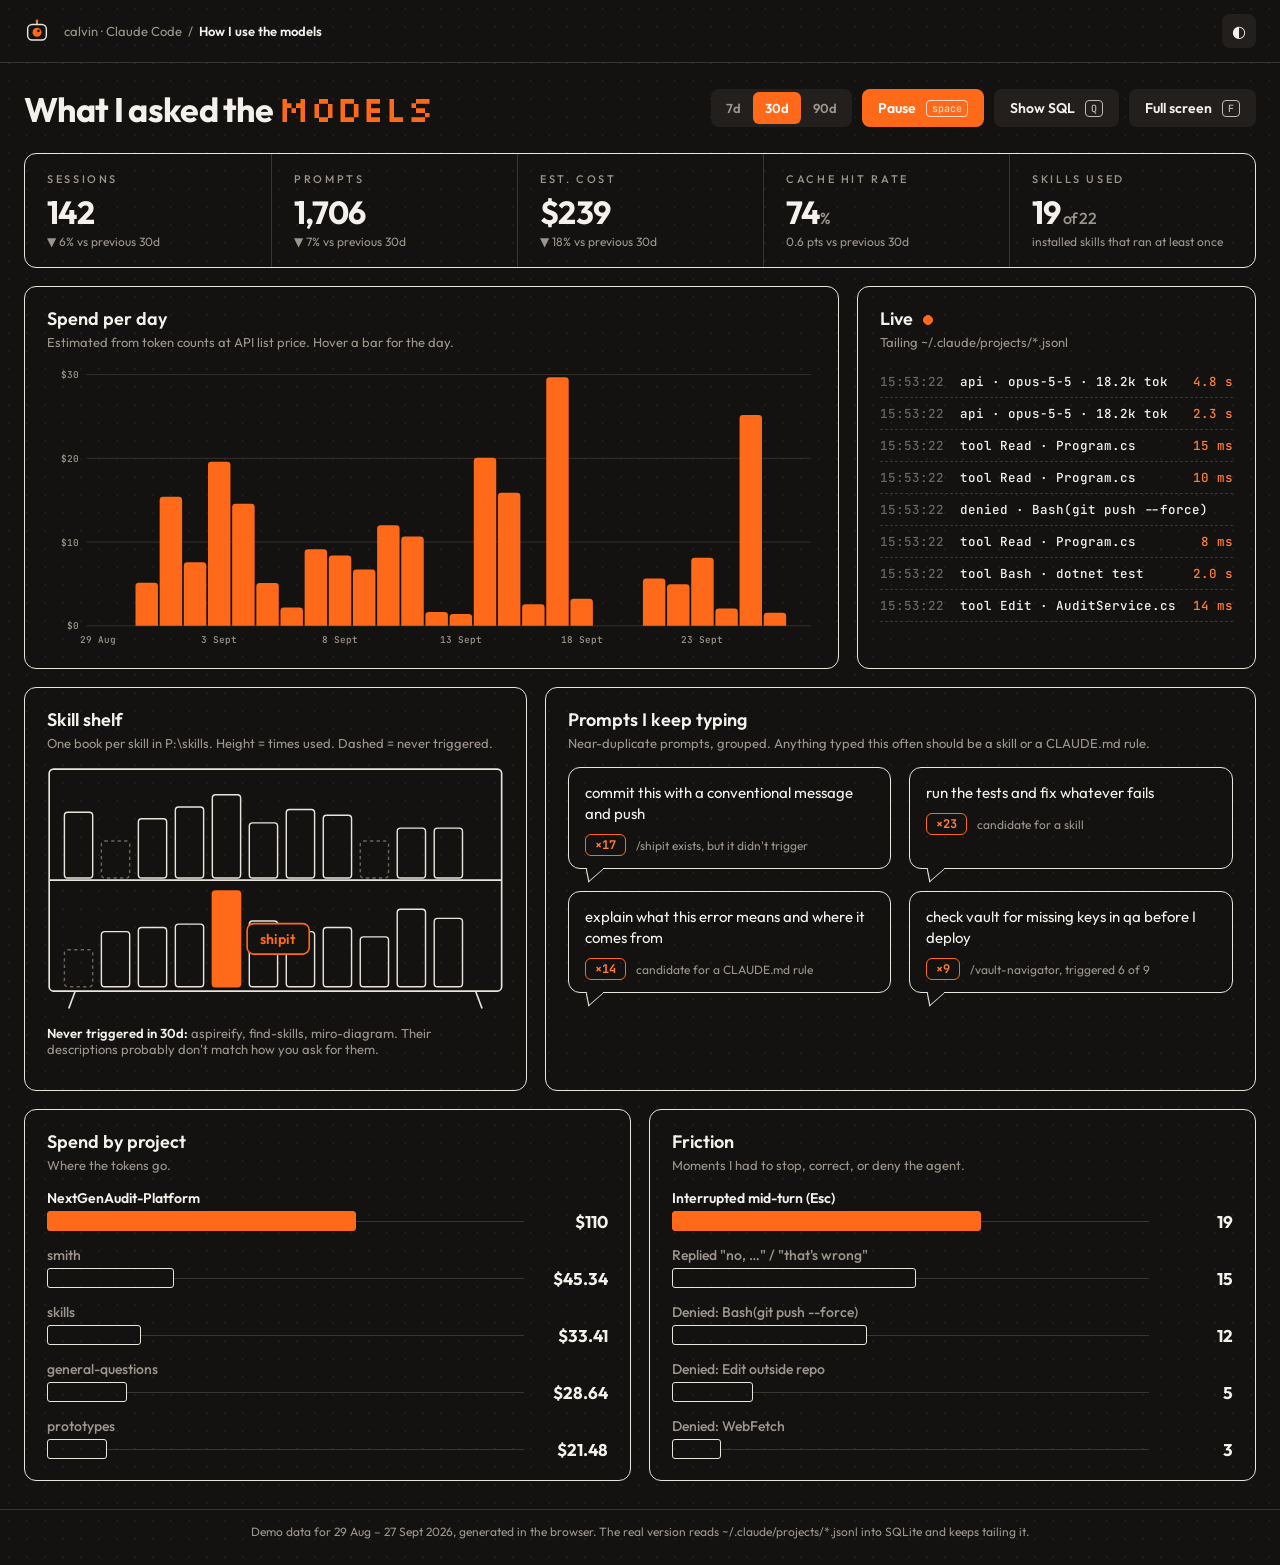
<file: prototype/dashboard.html>
<!DOCTYPE html>
<html lang="en" data-theme="dark">
<head>
  <meta charset="UTF-8" />
  <meta name="viewport" content="width=device-width, initial-scale=1.0" />
  <title>calvin · Claude Code</title>
  <link rel="icon" type="image/svg+xml" href="../assets/logo.svg" />
  <link rel="preconnect" href="https://fonts.googleapis.com" />
  <link rel="preconnect" href="https://fonts.gstatic.com" crossorigin />
  <link
    href="https://fonts.googleapis.com/css2?family=Outfit:wght@400;500;600;700&family=JetBrains+Mono:wght@500;700&family=Silkscreen&display=swap"
    rel="stylesheet"
  />
  <style>
    :root {
      --bg: #141210;
      --surface: #1c1a17;
      --line: #e9e4dc;
      --line-dim: #3a3530;
      --text: #f4f1ec;
      --muted: #9d968d;
      --faint: #6b655e;
      --orange: #ff6a1a;
      --orange-ink: #ff7f36;
      --dot: rgba(255, 255, 255, 0.05);
      --btn: #221f1c;
    }

    [data-theme="light"] {
      --bg: #f6f3ee;
      --surface: #fffdf9;
      --line: #2a2622;
      --line-dim: #d6cec4;
      --text: #1d1a17;
      --muted: #6b645c;
      --faint: #a39b91;
      --orange: #e85a0c;
      --orange-ink: #b84604;
      --dot: rgba(0, 0, 0, 0.07);
      --btn: #ece6de;
    }

    * { box-sizing: border-box; }

    body {
      margin: 0;
      background-color: var(--bg);
      background-image: radial-gradient(var(--dot) 1px, transparent 1.3px);
      background-size: 18px 18px;
      color: var(--text);
      font-family: "Outfit", system-ui, sans-serif;
    }

    /* ---------- top bar ---------- */
    .top {
      display: flex;
      align-items: center;
      gap: 14px;
      padding: 14px 24px;
      border-bottom: 1px solid var(--line-dim);
    }

    .logo { width: 26px; height: 26px; }
    .logo .ln { fill: none; stroke: var(--line); stroke-width: 3.5; stroke-linecap: round; stroke-linejoin: round; }
    .logo .or { fill: var(--orange); }
    .logo .pupil { fill: var(--bg); }

    .crumbs { font-size: 13px; color: var(--muted); }
    .crumbs b { color: var(--text); font-weight: 600; }
    .crumbs span { margin: 0 6px; }

    .icon-btn {
      margin-left: auto;
      width: 34px;
      height: 34px;
      display: grid;
      place-items: center;
      border: 0;
      border-radius: 8px;
      background: var(--btn);
      color: var(--text);
      font-size: 16px;
      cursor: pointer;
    }

    /* ---------- title row ---------- */
    .titlebar {
      display: flex;
      align-items: center;
      flex-wrap: wrap;
      gap: 16px;
      max-width: 1500px;
      margin: 0 auto;
      padding: 22px 24px 6px;
    }

    h1 {
      margin: 0;
      font-size: 34px;
      font-weight: 700;
      letter-spacing: -0.02em;
    }

    h1 .px {
      font-family: "Silkscreen", monospace;
      font-weight: 400;
      font-size: 36px;
      color: var(--orange);
    }

    .actions { margin-left: auto; display: flex; flex-wrap: wrap; gap: 10px; }

    .btn {
      display: inline-flex;
      align-items: center;
      gap: 10px;
      padding: 10px 16px;
      border: 0;
      border-radius: 8px;
      background: var(--btn);
      color: var(--text);
      font: 600 14px "Outfit", sans-serif;
      cursor: pointer;
    }

    .btn.primary { background: var(--orange); color: #fff; }
    .btn.on { box-shadow: inset 0 0 0 1px var(--orange); color: var(--orange-ink); }

    kbd {
      padding: 1px 5px;
      border: 1px solid currentColor;
      border-radius: 4px;
      font: 500 10px "JetBrains Mono", monospace;
      opacity: 0.75;
    }

    .seg { display: inline-flex; padding: 3px; border-radius: 8px; background: var(--btn); }
    .seg button {
      padding: 7px 12px;
      border: 0;
      border-radius: 6px;
      background: transparent;
      color: var(--muted);
      font: 600 13px "Outfit", sans-serif;
      cursor: pointer;
    }
    .seg button.active { background: var(--orange); color: #fff; }

    /* ---------- grid ---------- */
    main {
      display: grid;
      grid-template-columns: repeat(12, 1fr);
      gap: 18px;
      max-width: 1500px;
      margin: 0 auto;
      padding: 16px 24px 28px;
    }

    .panel {
      grid-column: span 12;
      position: relative;
      padding: 20px 22px;
      border: 1.5px solid var(--line);
      border-radius: 12px;
    }
    .span-8 { grid-column: span 8; }
    .span-7 { grid-column: span 7; }
    .span-6 { grid-column: span 6; }
    .span-5 { grid-column: span 5; }
    .span-4 { grid-column: span 4; }

    @media (max-width: 1050px) {
      .span-8, .span-7, .span-6, .span-5, .span-4 { grid-column: span 12; }
    }

    .panel h2 { margin: 0 0 4px; font-size: 18px; font-weight: 600; }
    .panel .sub { margin: 0 0 16px; font-size: 13px; color: var(--muted); }

    .eyebrow {
      font-size: 11px;
      font-weight: 500;
      letter-spacing: 0.24em;
      text-transform: uppercase;
      color: var(--muted);
    }

    /* ---------- KPIs ---------- */
    .kpis {
      display: grid;
      grid-template-columns: repeat(5, 1fr);
      gap: 0;
      padding: 0;
    }
    .kpi { padding: 18px 22px; border-left: 1px solid var(--line-dim); }
    .kpi:first-child { border-left: 0; }
    .kpi .value { margin: 6px 0 2px; font-size: 32px; font-weight: 700; letter-spacing: -0.02em; }
    .kpi .value small { font-size: 16px; color: var(--muted); font-weight: 500; }
    .kpi .delta { font-size: 12px; color: var(--muted); }
    @media (max-width: 1050px) { .kpis { grid-template-columns: repeat(2, 1fr); } }

    /* ---------- SVG ---------- */
    svg { display: block; width: 100%; height: auto; overflow: visible; }
    svg text { fill: var(--muted); font: 500 11px "JetBrains Mono", monospace; }
    .grid-line { stroke: var(--line-dim); stroke-width: 1; }
    .bar { fill: var(--orange); }
    .hit { fill: transparent; cursor: crosshair; }
    .hit:hover + .bar, .bar.hover { fill: var(--orange-ink); }
    .frame { fill: none; stroke: var(--line); stroke-width: 1.5; }
    .book { fill: none; stroke: var(--line); stroke-width: 1.3; cursor: pointer; pointer-events: all; }
    .book.top { fill: var(--orange); stroke: var(--orange); }
    .book.unused { stroke: var(--faint); stroke-dasharray: 3 3; }
    .book:hover { stroke: var(--orange); stroke-width: 2; }
    .pill-bg { fill: var(--bg); stroke: var(--orange); stroke-width: 1.5; }
    .pill-text { fill: var(--orange) !important; font: 600 13px "Outfit", sans-serif !important; }

    .tooltip {
      position: fixed;
      z-index: 20;
      padding: 8px 10px;
      border: 1px solid var(--line);
      border-radius: 8px;
      background: var(--surface);
      font-size: 12px;
      line-height: 1.5;
      pointer-events: none;
      opacity: 0;
      transition: opacity 0.1s;
    }
    .tooltip b { font-size: 13px; }
    .tooltip .m { color: var(--muted); }

    /* ---------- live feed ---------- */
    .live-dot {
      display: inline-block;
      width: 10px;
      height: 10px;
      margin-left: 6px;
      border: 1.5px solid var(--orange);
      border-radius: 50%;
      background: var(--orange);
      animation: pulse 1.4s ease-in-out infinite;
    }
    .paused .live-dot { animation: none; background: var(--faint); }
    @keyframes pulse { 50% { opacity: 0.25; } }

    .feed { margin: 0; padding: 0; list-style: none; font: 500 12.5px "JetBrains Mono", monospace; }
    .feed li {
      display: grid;
      grid-template-columns: 70px 1fr auto;
      gap: 10px;
      padding: 7px 0;
      border-bottom: 1px dashed var(--line-dim);
      animation: slide 0.25s ease-out;
    }
    .feed .t { color: var(--faint); }
    .feed .ms { color: var(--orange-ink); }
    @keyframes slide { from { opacity: 0; transform: translateY(-4px); } }

    /* ---------- skill shelf ---------- */
    .never { margin-top: 14px; font-size: 13px; color: var(--muted); }
    .never b { color: var(--text); font-weight: 600; }

    /* ---------- prompt bubbles ---------- */
    .bubbles { display: grid; grid-template-columns: 1fr 1fr; gap: 22px 18px; }
    @media (max-width: 700px) { .bubbles { grid-template-columns: 1fr; } }
    .bubble {
      position: relative;
      padding: 14px 16px 12px;
      border: 1.5px solid var(--line);
      border-radius: 12px;
    }
    .bubble::after {
      content: "";
      position: absolute;
      left: 18px;
      bottom: -9px;
      width: 14px;
      height: 14px;
      background: var(--bg);
      border-left: 1.5px solid var(--line);
      border-bottom: 1.5px solid var(--line);
      transform: skewY(-35deg) rotate(-10deg);
    }
    .bubble q { display: block; font-size: 15px; line-height: 1.4; quotes: none; }
    .bubble .meta { display: flex; align-items: center; gap: 10px; margin-top: 10px; font-size: 12px; color: var(--muted); }
    .count {
      padding: 2px 9px;
      border: 1.5px solid var(--orange);
      border-radius: 6px;
      color: var(--orange-ink);
      font: 700 12px "JetBrains Mono", monospace;
    }

    /* ---------- outlined bars (hbar) ---------- */
    .hbars { display: grid; gap: 14px; }
    .hbar .name { margin-bottom: 4px; font-size: 14px; font-weight: 600; }
    .hbar .name.dim { color: var(--muted); font-weight: 500; }
    .hbar .row { display: flex; align-items: center; gap: 0; }
    .hbar .box { height: 20px; min-width: 6px; border: 1.5px solid var(--line); border-radius: 3px; }
    .hbar .box.hot { border-color: var(--orange); background: var(--orange); }
    .hbar .track { flex: 1; height: 1px; background: var(--line-dim); }
    .hbar .val { width: 84px; text-align: right; font-size: 17px; font-weight: 700; }

    /* ---------- SQL reveal ---------- */
    .sql {
      display: none;
      margin: 16px 0 0;
      padding-top: 10px;
      border-top: 1px dashed var(--line-dim);
      color: var(--muted);
      font: 500 12px "JetBrains Mono", monospace;
      white-space: pre-wrap;
    }
    body.show-sql .sql { display: block; }

    footer {
      max-width: 1452px;
      margin: 0 auto;
      padding: 14px 0 26px;
      border-top: 1px solid var(--line-dim);
      text-align: center;
      font-size: 12px;
      color: var(--muted);
    }
  </style>
</head>
<body>
  <header class="top">
    <svg class="logo" viewBox="0 0 64 64" aria-label="calvin">
      <line class="ln" x1="32" y1="15" x2="32" y2="8" />
      <circle class="or" cx="32" cy="7" r="3.5" />
      <rect class="ln" x="9" y="16" width="46" height="38" rx="11" />
      <circle class="or" cx="32" cy="35" r="11" />
      <circle class="pupil" cx="35.5" cy="31.5" r="3.4" />
    </svg>
    <div class="crumbs">calvin · Claude Code<span>/</span><b>How I use the models</b></div>
    <button class="icon-btn" id="theme" title="Toggle theme (T)">◐</button>
  </header>

  <div class="titlebar">
    <h1>What I asked the <span class="px">MODELS</span></h1>
    <div class="actions">
      <div class="seg" id="range">
        <button data-days="7">7d</button>
        <button data-days="30" class="active">30d</button>
        <button data-days="90">90d</button>
      </div>
      <button class="btn primary" id="pause">Pause <kbd>space</kbd></button>
      <button class="btn" id="sqlBtn">Show SQL <kbd>Q</kbd></button>
      <button class="btn" id="fs">Full screen <kbd>F</kbd></button>
    </div>
  </div>

  <main>
    <section class="panel kpis" id="kpis"></section>

    <section class="panel span-8">
      <h2>Spend per day</h2>
      <p class="sub">Estimated from token counts at API list price. Hover a bar for the day.</p>
      <svg id="costChart" viewBox="0 0 900 330"></svg>
      <pre class="sql">SELECT date(ts) AS day, SUM(cost_usd), COUNT(DISTINCT session_id)
FROM messages WHERE role = 'assistant' AND ts >= :since
GROUP BY day ORDER BY day;</pre>
    </section>

    <section class="panel span-4" id="livePanel">
      <h2>Live <span class="live-dot"></span></h2>
      <p class="sub">Tailing ~/.claude/projects/*.jsonl</p>
      <ul class="feed" id="feed"></ul>
      <pre class="sql">notify::Watcher → append-only offset per file
→ INSERT INTO raw_lines(file, offset, json)</pre>
    </section>

    <section class="panel span-5">
      <h2>Skill shelf</h2>
      <p class="sub">One book per skill in P:\skills. Height = times used. Dashed = never triggered.</p>
      <svg id="shelf" viewBox="0 0 420 250"></svg>
      <p class="never" id="never"></p>
      <pre class="sql">SELECT s.name, COUNT(t.id) AS uses
FROM skills s LEFT JOIN tool_calls t
  ON t.tool = 'Skill' AND t.input->>'skill' = s.name
GROUP BY s.name;</pre>
    </section>

    <section class="panel span-7">
      <h2>Prompts I keep typing</h2>
      <p class="sub">Near-duplicate prompts, grouped. Anything typed this often should be a skill or a CLAUDE.md rule.</p>
      <div class="bubbles" id="bubbles"></div>
      <pre class="sql">-- normalised prompt text, MinHash buckets
SELECT cluster_id, MIN(text), COUNT(*) FROM prompt_clusters
GROUP BY cluster_id HAVING COUNT(*) >= 5 ORDER BY 3 DESC;</pre>
    </section>

    <section class="panel span-6">
      <h2>Spend by project</h2>
      <p class="sub">Where the tokens go.</p>
      <div class="hbars" id="projects"></div>
      <pre class="sql">SELECT project, SUM(cost_usd) FROM sessions
JOIN messages USING (session_id) GROUP BY project;</pre>
    </section>

    <section class="panel span-6">
      <h2>Friction</h2>
      <p class="sub">Moments I had to stop, correct, or deny the agent.</p>
      <div class="hbars" id="friction"></div>
      <pre class="sql">SELECT kind, COUNT(*) FROM friction_events  -- denied tool calls,
GROUP BY kind;                              -- interrupts, "no, …" replies</pre>
    </section>
  </main>

  <footer id="footer">
    Demo data, generated in the browser. The real version reads ~/.claude/projects/*.jsonl into SQLite.
  </footer>

  <div class="tooltip" id="tip"></div>

  <script>
    // ---------- demo data (seeded, so it is stable between reloads) ----------
    let seed = 42;
    const rnd = () => ((seed = (seed * 16807) % 2147483647) - 1) / 2147483646;

    const TODAY = new Date(2026, 8, 27);
    const DAYS = Array.from({ length: 180 }, (_, i) => {
      const d = new Date(TODAY);
      d.setDate(d.getDate() - (179 - i));
      const weekend = d.getDay() === 0 || d.getDay() === 6;
      const sessions = weekend ? Math.round(rnd() * 2) : 3 + Math.round(rnd() * 7);
      return {
        d,
        sessions,
        prompts: sessions * (6 + Math.round(rnd() * 14)),
        cost: sessions * (0.6 + rnd() * 2.4),
        tokens: sessions * (180000 + rnd() * 420000),
        cache: 0.6 + rnd() * 0.28,
      };
    });

    // uses per 90 days
    const SKILLS = {
      "aspire": 14, "aspireify": 0, "azure-func-debug": 9, "babysit-pr": 21,
      "code-review": 38, "dataviz": 6, "dotnet-inspect": 17, "excalidraw": 11,
      "find-skills": 0, "grilling": 4, "mcp-onboard": 2, "miro-diagram": 0,
      "nugify": 5, "publish-prototype": 8, "pwc-ppt-creator": 12, "shipit": 64,
      "simplify": 15, "skill-creator": 7, "smith-pronunciation": 10,
      "snapshot-feedback": 3, "sql-cmd": 29, "vault-navigator": 19,
    };

    const PROMPTS = [
      { text: "commit this with a conventional message and push", n: 17, hint: "/shipit exists, but it didn't trigger" },
      { text: "run the tests and fix whatever fails", n: 23, hint: "candidate for a skill" },
      { text: "explain what this error means and where it comes from", n: 14, hint: "candidate for a CLAUDE.md rule" },
      { text: "check vault for missing keys in qa before I deploy", n: 9, hint: "/vault-navigator, triggered 6 of 9" },
    ];

    const PROJECTS = [
      ["NextGenAudit-Platform", 0.46], ["smith", 0.19], ["skills", 0.14],
      ["general-questions", 0.12], ["prototypes", 0.09],
    ];

    const FRICTION = [
      ["Denied: Bash(git push --force)", 12], ["Interrupted mid-turn (Esc)", 19],
      ["Replied \"no, …\" / \"that's wrong\"", 15], ["Denied: Edit outside repo", 5],
      ["Denied: WebFetch", 3],
    ];

    // ---------- helpers ----------
    const $ = (s) => document.querySelector(s);
    const NS = "http://www.w3.org/2000/svg";
    const el = (tag, attrs = {}, text) => {
      const n = document.createElementNS(NS, tag);
      for (const k in attrs) n.setAttribute(k, attrs[k]);
      if (text != null) n.textContent = text;
      return n;
    };
    const fmtDate = (d) => d.toLocaleDateString("en-GB", { day: "numeric", month: "short" });
    const money = (v) => "$" + (v >= 100 ? v.toFixed(0) : v.toFixed(2));
    const sum = (a, f) => a.reduce((t, x) => t + f(x), 0);

    const tip = $("#tip");
    const showTip = (e, html) => {
      tip.innerHTML = html;
      tip.style.opacity = 1;
      const x = Math.min(e.clientX + 14, innerWidth - tip.offsetWidth - 8);
      tip.style.left = x + "px";
      tip.style.top = e.clientY + 14 + "px";
    };
    const hideTip = () => (tip.style.opacity = 0);

    let range = 30;

    // ---------- KPIs ----------
    function renderKpis(days, prev) {
      const delta = (cur, old, inverse) => {
        if (!old) return "&nbsp;";
        const p = ((cur - old) / old) * 100;
        const arrow = p >= 0 ? "▲" : "▼";
        return `${arrow} ${Math.abs(p).toFixed(0)}% vs previous ${range}d`;
      };
      const s = sum(days, (d) => d.sessions), ps = sum(prev, (d) => d.sessions);
      const p = sum(days, (d) => d.prompts), pp = sum(prev, (d) => d.prompts);
      const c = sum(days, (d) => d.cost), pc = sum(prev, (d) => d.cost);
      const cache = sum(days, (d) => d.cache * d.tokens) / sum(days, (d) => d.tokens);
      const pcache = sum(prev, (d) => d.cache * d.tokens) / sum(prev, (d) => d.tokens);
      const used = Object.values(SKILLS).filter((v) => Math.round((v * range) / 90) > 0).length;

      $("#kpis").innerHTML = [
        ["Sessions", s, delta(s, ps)],
        ["Prompts", p.toLocaleString(), delta(p, pp)],
        ["Est. cost", money(c), delta(c, pc)],
        ["Cache hit rate", (cache * 100).toFixed(0) + "<small>%</small>", `${((cache - pcache) * 100).toFixed(1)} pts vs previous ${range}d`],
        ["Skills used", `${used}<small> of ${Object.keys(SKILLS).length}</small>`, "installed skills that ran at least once"],
      ]
        .map(([l, v, d]) => `<div class="kpi"><div class="eyebrow">${l}</div><div class="value">${v}</div><div class="delta">${d}</div></div>`)
        .join("");
    }

    // ---------- cost chart ----------
    function renderCost(days) {
      const svg = $("#costChart");
      svg.innerHTML = "";
      const W = 900, H = 330, L = 46, R = 6, T = 10, B = 26;
      const pw = W - L - R, ph = H - T - B;
      const max = Math.max(...days.map((d) => d.cost));
      const step = max > 20 ? 10 : 5;
      const top = Math.ceil(max / step) * step;
      const y = (v) => T + ph - (v / top) * ph;

      for (let v = 0; v <= top; v += step) {
        svg.append(el("line", { x1: L, x2: W - R, y1: y(v), y2: y(v), class: "grid-line" }));
        svg.append(el("text", { x: L - 8, y: y(v) + 4, "text-anchor": "end" }, "$" + v));
      }

      const slot = pw / days.length;
      const bw = Math.max(2, slot - 2);
      const labelEvery = Math.ceil(days.length / 7);

      days.forEach((d, i) => {
        const x = L + i * slot + (slot - bw) / 2;
        const h = Math.max(0, y(0) - y(d.cost));
        const r = Math.min(4, bw / 2, h);
        const hit = el("rect", { x: L + i * slot, y: T, width: slot, height: ph, class: "hit" });
        const bar = el("path", {
          class: "bar",
          d: `M${x},${y(0)} V${y(0) - h + r} Q${x},${y(0) - h} ${x + r},${y(0) - h} H${x + bw - r} Q${x + bw},${y(0) - h} ${x + bw},${y(0) - h + r} V${y(0)} Z`,
        });
        hit.addEventListener("mousemove", (e) =>
          showTip(e, `<b>${fmtDate(d.d)}</b><br>${money(d.cost)} · ${d.sessions} sessions<br><span class="m">${d.prompts} prompts · cache ${(d.cache * 100).toFixed(0)}%</span>`)
        );
        hit.addEventListener("mouseleave", hideTip);
        svg.append(hit, bar);
        if (i % labelEvery === 0) {
          svg.append(el("text", { x: L + i * slot + slot / 2, y: H - 6, "text-anchor": "middle" }, fmtDate(d.d)));
        }
      });
    }

    // ---------- skill shelf ----------
    function renderShelf() {
      const svg = $("#shelf");
      svg.innerHTML = "";
      const entries = Object.entries(SKILLS).map(([k, v]) => [k, Math.round((v * range) / 90)]);
      const max = Math.max(...entries.map((e) => e[1]));
      const topName = entries.reduce((a, b) => (b[1] > a[1] ? b : a))[0];

      const perRow = 11, rowH = 100, bookW = 26, gap = 8, pad = 16;
      const W = 420, rows = Math.ceil(entries.length / perRow);
      const H = rows * rowH + 24;

      svg.append(el("rect", { x: 2, y: 2, width: W - 4, height: rows * rowH + 4, rx: 4, class: "frame" }));
      for (let r = 1; r < rows; r++) svg.append(el("line", { x1: 2, x2: W - 2, y1: 4 + r * rowH, y2: 4 + r * rowH, class: "frame" }));
      svg.append(el("line", { x1: 26, y1: rows * rowH + 6, x2: 20, y2: H - 2, class: "frame" }));
      svg.append(el("line", { x1: W - 26, y1: rows * rowH + 6, x2: W - 20, y2: H - 2, class: "frame" }));

      let pill = null;
      entries.forEach(([name, uses], i) => {
        const row = Math.floor(i / perRow), col = i % perRow;
        const h = uses === 0 ? 34 : 34 + 54 * Math.sqrt(uses / max);
        const x = pad + col * (bookW + gap);
        const base = 4 + (row + 1) * rowH - 2;
        const cls = "book" + (name === topName ? " top" : uses === 0 ? " unused" : "");
        const book = el("rect", { x, y: base - h, width: bookW, height: h, rx: 3, class: cls });
        book.addEventListener("mousemove", (e) =>
          showTip(e, `<b>${name}</b><br>${uses === 0 ? "never triggered" : uses + " uses"} <span class="m">in ${range}d</span>`)
        );
        book.addEventListener("mouseleave", hideTip);
        svg.append(book);
        if (name === topName) pill = { x: x + bookW + 6, y: base - h / 2, name };
      });

      if (pill) {
        const text = el("text", { x: pill.x + 12, y: pill.y + 5, class: "pill-text" }, pill.name);
        svg.append(text);
        const w = text.getComputedTextLength() + 24;
        svg.insertBefore(el("rect", { x: pill.x, y: pill.y - 14, width: w, height: 28, rx: 6, class: "pill-bg" }), text);
      }
      svg.setAttribute("viewBox", `0 0 ${W} ${H}`);

      const never = entries.filter((e) => e[1] === 0).map((e) => e[0]);
      $("#never").innerHTML = never.length
        ? `<b>Never triggered in ${range}d:</b> ${never.join(", ")}. Their descriptions probably don't match how you ask for them.`
        : "Every installed skill ran at least once.";
    }

    // ---------- prompts ----------
    function renderPrompts() {
      $("#bubbles").innerHTML = PROMPTS.map((p) => {
        const n = Math.max(1, Math.round((p.n * range) / 30));
        return `<div class="bubble"><q>${p.text}</q><div class="meta"><span class="count">×${n}</span>${p.hint}</div></div>`;
      }).join("");
    }

    // ---------- outlined bars ----------
    function hbars(target, rows, fmt) {
      const max = Math.max(...rows.map((r) => r[1]));
      $(target).innerHTML = rows
        .map(([name, v], i) => `
          <div class="hbar">
            <div class="name ${i ? "dim" : ""}">${name}</div>
            <div class="row">
              <div class="box ${i ? "" : "hot"}" style="width:${(v / max) * 55}%"></div>
              <div class="track"></div>
              <div class="val">${fmt(v)}</div>
            </div>
          </div>`)
        .join("");
    }

    function render() {
      const days = DAYS.slice(-range);
      const prev = range < 90 ? DAYS.slice(-range * 2, -range) : [];
      renderKpis(days, prev);
      renderCost(days);
      renderShelf();
      renderPrompts();
      const total = sum(days, (d) => d.cost);
      hbars("#projects", PROJECTS.map(([n, s]) => [n, total * s]), money);
      hbars("#friction", FRICTION.map(([n, v]) => [n, Math.max(1, Math.round((v * range) / 30))]).sort((a, b) => b[1] - a[1]), (v) => v);
      $("#footer").textContent =
        `Demo data for ${fmtDate(days[0].d)} – ${fmtDate(days[days.length - 1].d)} 2026, generated in the browser. ` +
        `The real version reads ~/.claude/projects/*.jsonl into SQLite and keeps tailing it.`;
    }

    // ---------- live feed ----------
    const EVENTS = [
      () => ["prompt · NextGenAudit-Platform", null],
      () => ["tool Bash · dotnet test", 1200 + rnd() * 9000],
      () => ["tool Read · Program.cs", 8 + rnd() * 30],
      () => ["tool Edit · AuditService.cs", 12 + rnd() * 40],
      () => ["skill · shipit", null],
      () => ["skill · sql-cmd", null],
      () => ["api · opus-5-5 · 18.2k tok", 2000 + rnd() * 6000],
      () => ["api · haiku-4-5 · 3.1k tok", 300 + rnd() * 900],
      () => ["denied · Bash(git push --force)", null],
      () => ["prompt · smith", null],
    ];
    let paused = false;
    function tick() {
      if (paused) return;
      const [label, ms] = EVENTS[Math.floor(rnd() * EVENTS.length)]();
      const t = new Date().toLocaleTimeString("en-GB");
      const li = document.createElement("li");
      li.innerHTML = `<span class="t">${t}</span><span>${label}</span><span class="ms">${ms ? (ms >= 1000 ? (ms / 1000).toFixed(1) + " s" : Math.round(ms) + " ms") : ""}</span>`;
      const feed = $("#feed");
      feed.prepend(li);
      while (feed.children.length > 10) feed.lastChild.remove();
    }
    for (let i = 0; i < 8; i++) tick();
    setInterval(tick, 1700);

    // ---------- controls ----------
    const setRange = (d) => {
      range = d;
      document.querySelectorAll("#range button").forEach((b) => b.classList.toggle("active", +b.dataset.days === d));
      render();
    };
    const togglePause = () => {
      paused = !paused;
      $("#livePanel").classList.toggle("paused", paused);
      $("#pause").innerHTML = `${paused ? "Resume" : "Pause"} <kbd>space</kbd>`;
    };
    const toggleSql = () => {
      document.body.classList.toggle("show-sql");
      $("#sqlBtn").classList.toggle("on");
      $("#sqlBtn").innerHTML = `${document.body.classList.contains("show-sql") ? "Hide" : "Show"} SQL <kbd>Q</kbd>`;
    };
    const toggleTheme = () => {
      const r = document.documentElement;
      r.dataset.theme = r.dataset.theme === "dark" ? "light" : "dark";
    };
    const fullscreen = () =>
      document.fullscreenElement ? document.exitFullscreen() : document.documentElement.requestFullscreen();

    document.querySelectorAll("#range button").forEach((b) => b.addEventListener("click", () => setRange(+b.dataset.days)));
    $("#pause").addEventListener("click", togglePause);
    $("#sqlBtn").addEventListener("click", toggleSql);
    $("#theme").addEventListener("click", toggleTheme);
    $("#fs").addEventListener("click", fullscreen);
    document.addEventListener("keydown", (e) => {
      if (e.target.closest("input, textarea")) return;
      const k = e.key.toLowerCase();
      if (k === " ") { e.preventDefault(); togglePause(); }
      else if (k === "q") toggleSql();
      else if (k === "t") toggleTheme();
      else if (k === "f") fullscreen();
      else if (k === "1") setRange(7);
      else if (k === "2") setRange(30);
      else if (k === "3") setRange(90);
    });

    document.fonts.ready.then(render);
    render();
  </script>
</body>
</html>
</file>
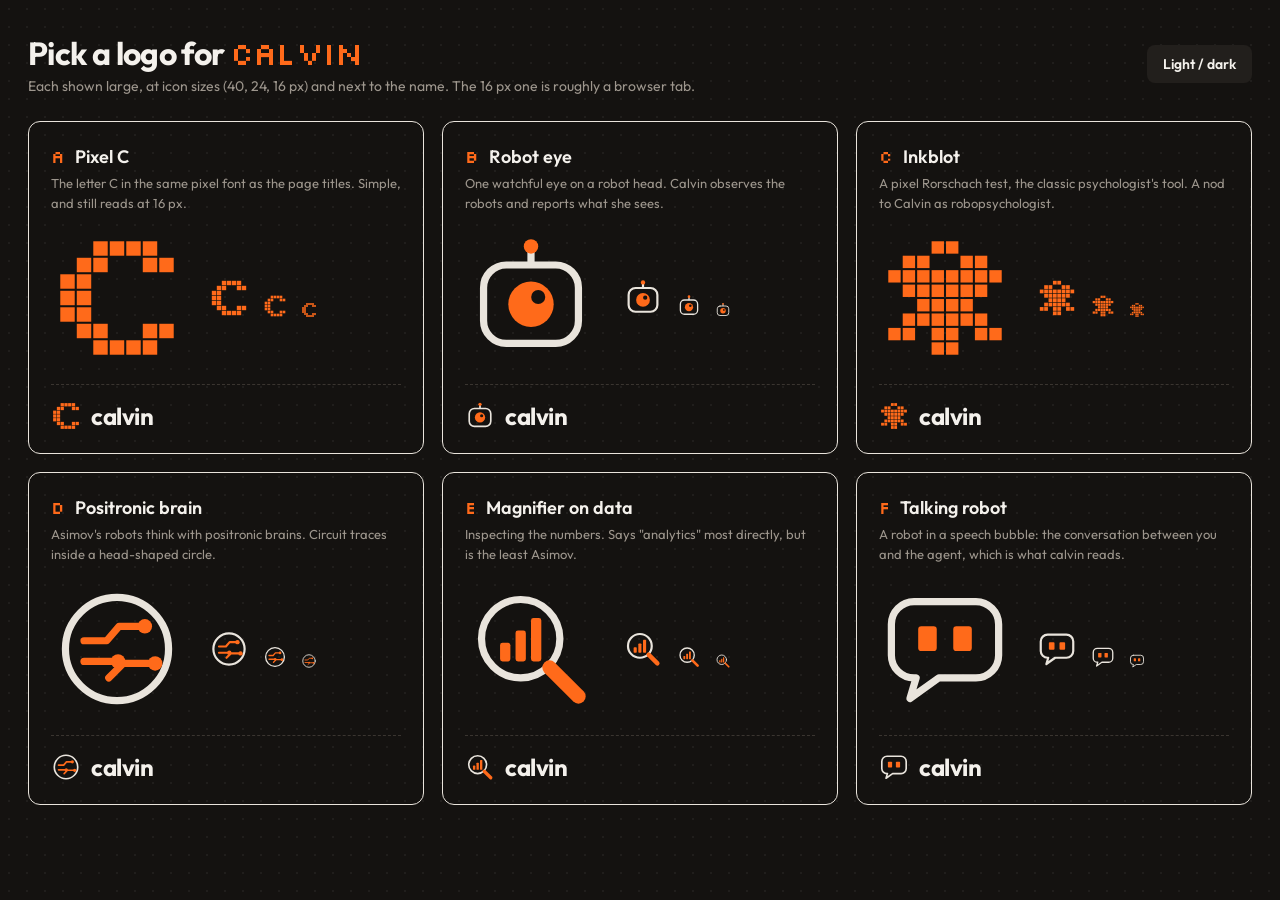
<file: prototype/logos.html>
<!DOCTYPE html>
<html lang="en" data-theme="dark">
<head>
  <meta charset="UTF-8" />
  <meta name="viewport" content="width=device-width, initial-scale=1.0" />
  <title>calvin · logo options</title>
  <link rel="preconnect" href="https://fonts.googleapis.com" />
  <link rel="preconnect" href="https://fonts.gstatic.com" crossorigin />
  <link
    href="https://fonts.googleapis.com/css2?family=Outfit:wght@400;500;600;700&family=Silkscreen&display=swap"
    rel="stylesheet"
  />
  <style>
    :root {
      --bg: #141210;
      --line: #e9e4dc;
      --line-dim: #3a3530;
      --text: #f4f1ec;
      --muted: #9d968d;
      --orange: #ff6a1a;
      --dot: rgba(255, 255, 255, 0.05);
      --btn: #221f1c;
    }

    [data-theme="light"] {
      --bg: #f6f3ee;
      --line: #2a2622;
      --line-dim: #d6cec4;
      --text: #1d1a17;
      --muted: #6b645c;
      --orange: #e85a0c;
      --dot: rgba(0, 0, 0, 0.07);
      --btn: #ece6de;
    }

    * { box-sizing: border-box; }

    body {
      margin: 0;
      padding: 32px 28px 48px;
      background-color: var(--bg);
      background-image: radial-gradient(var(--dot) 1px, transparent 1.3px);
      background-size: 18px 18px;
      color: var(--text);
      font-family: "Outfit", system-ui, sans-serif;
    }

    header { display: flex; align-items: center; gap: 16px; max-width: 1280px; margin: 0 auto 26px; }
    h1 { margin: 0; font-size: 32px; font-weight: 700; letter-spacing: -0.02em; }
    h1 .px { font-family: "Silkscreen", monospace; font-weight: 400; color: var(--orange); }
    header p { margin: 4px 0 0; color: var(--muted); font-size: 14px; }
    .toggle {
      margin-left: auto;
      padding: 10px 16px;
      border: 0;
      border-radius: 8px;
      background: var(--btn);
      color: var(--text);
      font: 600 14px "Outfit", sans-serif;
      cursor: pointer;
    }

    .grid {
      display: grid;
      grid-template-columns: repeat(auto-fill, minmax(370px, 1fr));
      gap: 18px;
      max-width: 1280px;
      margin: 0 auto;
    }

    .card { padding: 22px; border: 1.5px solid var(--line); border-radius: 12px; }
    .card .top { display: flex; align-items: baseline; gap: 10px; }
    .letter { font-family: "Silkscreen", monospace; color: var(--orange); font-size: 18px; }
    .card h2 { margin: 0; font-size: 18px; font-weight: 600; }
    .card .why { margin: 6px 0 18px; font-size: 13px; line-height: 1.5; color: var(--muted); min-height: 40px; }

    .stage { display: flex; align-items: center; gap: 26px; }
    .big { width: 132px; height: 132px; }
    .sizes { display: flex; align-items: flex-end; gap: 14px; }
    .sizes svg:nth-child(1) { width: 40px; height: 40px; }
    .sizes svg:nth-child(2) { width: 24px; height: 24px; }
    .sizes svg:nth-child(3) { width: 16px; height: 16px; }

    .wordmark {
      display: flex;
      align-items: center;
      gap: 10px;
      margin-top: 20px;
      padding-top: 16px;
      border-top: 1px dashed var(--line-dim);
    }
    .wordmark svg { width: 30px; height: 30px; }
    .wordmark span { font-size: 24px; font-weight: 700; letter-spacing: -0.02em; }

    /* shared logo styles */
    .ln { fill: none; stroke: var(--line); stroke-width: 3.5; stroke-linecap: round; stroke-linejoin: round; }
    .or { fill: var(--orange); }
    .ors { fill: none; stroke: var(--orange); stroke-width: 3.5; stroke-linecap: round; stroke-linejoin: round; }
    .bgf { fill: var(--bg); }
  </style>
</head>
<body>
  <header>
    <div>
      <h1>Pick a logo for <span class="px">CALVIN</span></h1>
      <p>Each shown large, at icon sizes (40, 24, 16 px) and next to the name. The 16 px one is roughly a browser tab.</p>
    </div>
    <button class="toggle" id="theme">Light / dark</button>
  </header>

  <div class="grid" id="grid"></div>

  <!-- Logo definitions, reused at every size -->
  <svg width="0" height="0" style="position:absolute">
    <defs>
      <!-- A: pixel C -->
      <g id="logo-a"></g>

      <!-- B: robot eye -->
      <g id="logo-b">
        <line class="ln" x1="32" y1="15" x2="32" y2="8" />
        <circle class="or" cx="32" cy="7" r="3.5" />
        <rect class="ln" x="9" y="16" width="46" height="38" rx="11" />
        <circle class="or" cx="32" cy="35" r="11" />
        <circle class="bgf" cx="35.5" cy="31.5" r="3.4" />
      </g>

      <!-- C: pixel inkblot -->
      <g id="logo-c"></g>

      <!-- D: positronic brain -->
      <g id="logo-d">
        <circle class="ln" cx="32" cy="32" r="25" />
        <path class="ors" d="M16 28 H27 L33 21 H43" />
        <path class="ors" d="M16 38 H30" />
        <path class="ors" d="M28 46 L35 39 H48" />
        <circle class="or" cx="45.5" cy="21" r="3.5" />
        <circle class="or" cx="32.5" cy="38" r="3.5" />
        <circle class="or" cx="50.5" cy="39" r="3.5" />
      </g>

      <!-- E: magnifier over a bar chart -->
      <g id="logo-e">
        <circle class="ln" cx="27" cy="27" r="19" />
        <line class="ors" x1="41" y1="41" x2="55" y2="55" style="stroke-width:7" />
        <rect class="or" x="17" y="29" width="5" height="9" rx="1.2" />
        <rect class="or" x="24.5" y="23" width="5" height="15" rx="1.2" />
        <rect class="or" x="32" y="17" width="5" height="21" rx="1.2" />
      </g>

      <!-- F: speech bubble with robot eyes -->
      <g id="logo-f">
        <path class="ln" d="M17 9 H47 A11 11 0 0 1 58 20 V35 A11 11 0 0 1 47 46 H29 L15 56 L18 46 H17 A11 11 0 0 1 6 35 V20 A11 11 0 0 1 17 9 Z" />
        <rect class="or" x="19" y="21" width="9" height="12" rx="1.5" />
        <rect class="or" x="36" y="21" width="9" height="12" rx="1.5" />
      </g>
    </defs>
  </svg>

  <script>
    const NS = "http://www.w3.org/2000/svg";

    // Pixel artwork: build squares from a text grid.
    function pixels(id, rows, cell, ox, oy) {
      const g = document.getElementById(id);
      rows.forEach((row, y) =>
        [...row].forEach((c, x) => {
          if (c !== "X") return;
          const r = document.createElementNS(NS, "rect");
          r.setAttribute("class", "or");
          r.setAttribute("x", ox + x * cell + 0.5);
          r.setAttribute("y", oy + y * cell + 0.5);
          r.setAttribute("width", cell - 1);
          r.setAttribute("height", cell - 1);
          g.append(r);
        })
      );
    }

    pixels("logo-a", [
      "..XXXX.",
      ".XX..XX",
      "XX.....",
      "XX.....",
      "XX.....",
      ".XX..XX",
      "..XXXX.",
    ], 8, 4, 4);

    // Inkblot: left half, mirrored for symmetry.
    const half = ["...X", ".XX.", "XXXX", ".XXX", "..XX", ".XXX", "XX.X", "...X"];
    pixels("logo-c", half.map((h) => h + [...h].reverse().join("")), 7, 4, 4);

    const LOGOS = [
      ["a", "Pixel C", "The letter C in the same pixel font as the page titles. Simple, and still reads at 16 px."],
      ["b", "Robot eye", "One watchful eye on a robot head. Calvin observes the robots and reports what she sees."],
      ["c", "Inkblot", "A pixel Rorschach test, the classic psychologist's tool. A nod to Calvin as robopsychologist."],
      ["d", "Positronic brain", "Asimov's robots think with positronic brains. Circuit traces inside a head-shaped circle."],
      ["e", "Magnifier on data", "Inspecting the numbers. Says \"analytics\" most directly, but is the least Asimov."],
      ["f", "Talking robot", "A robot in a speech bubble: the conversation between you and the agent, which is what calvin reads."],
    ];

    const use = (id) => `<svg viewBox="0 0 64 64"><use href="#logo-${id}"/></svg>`;
    document.getElementById("grid").innerHTML = LOGOS.map(([id, name, why]) => `
      <section class="card">
        <div class="top"><span class="letter">${id.toUpperCase()}</span><h2>${name}</h2></div>
        <p class="why">${why}</p>
        <div class="stage">
          <svg class="big" viewBox="0 0 64 64"><use href="#logo-${id}"/></svg>
          <div class="sizes">${use(id)}${use(id)}${use(id)}</div>
        </div>
        <div class="wordmark">${use(id)}<span>calvin</span></div>
      </section>`).join("");

    document.getElementById("theme").addEventListener("click", () => {
      const r = document.documentElement;
      r.dataset.theme = r.dataset.theme === "dark" ? "light" : "dark";
    });
  </script>
</body>
</html>
</file>
